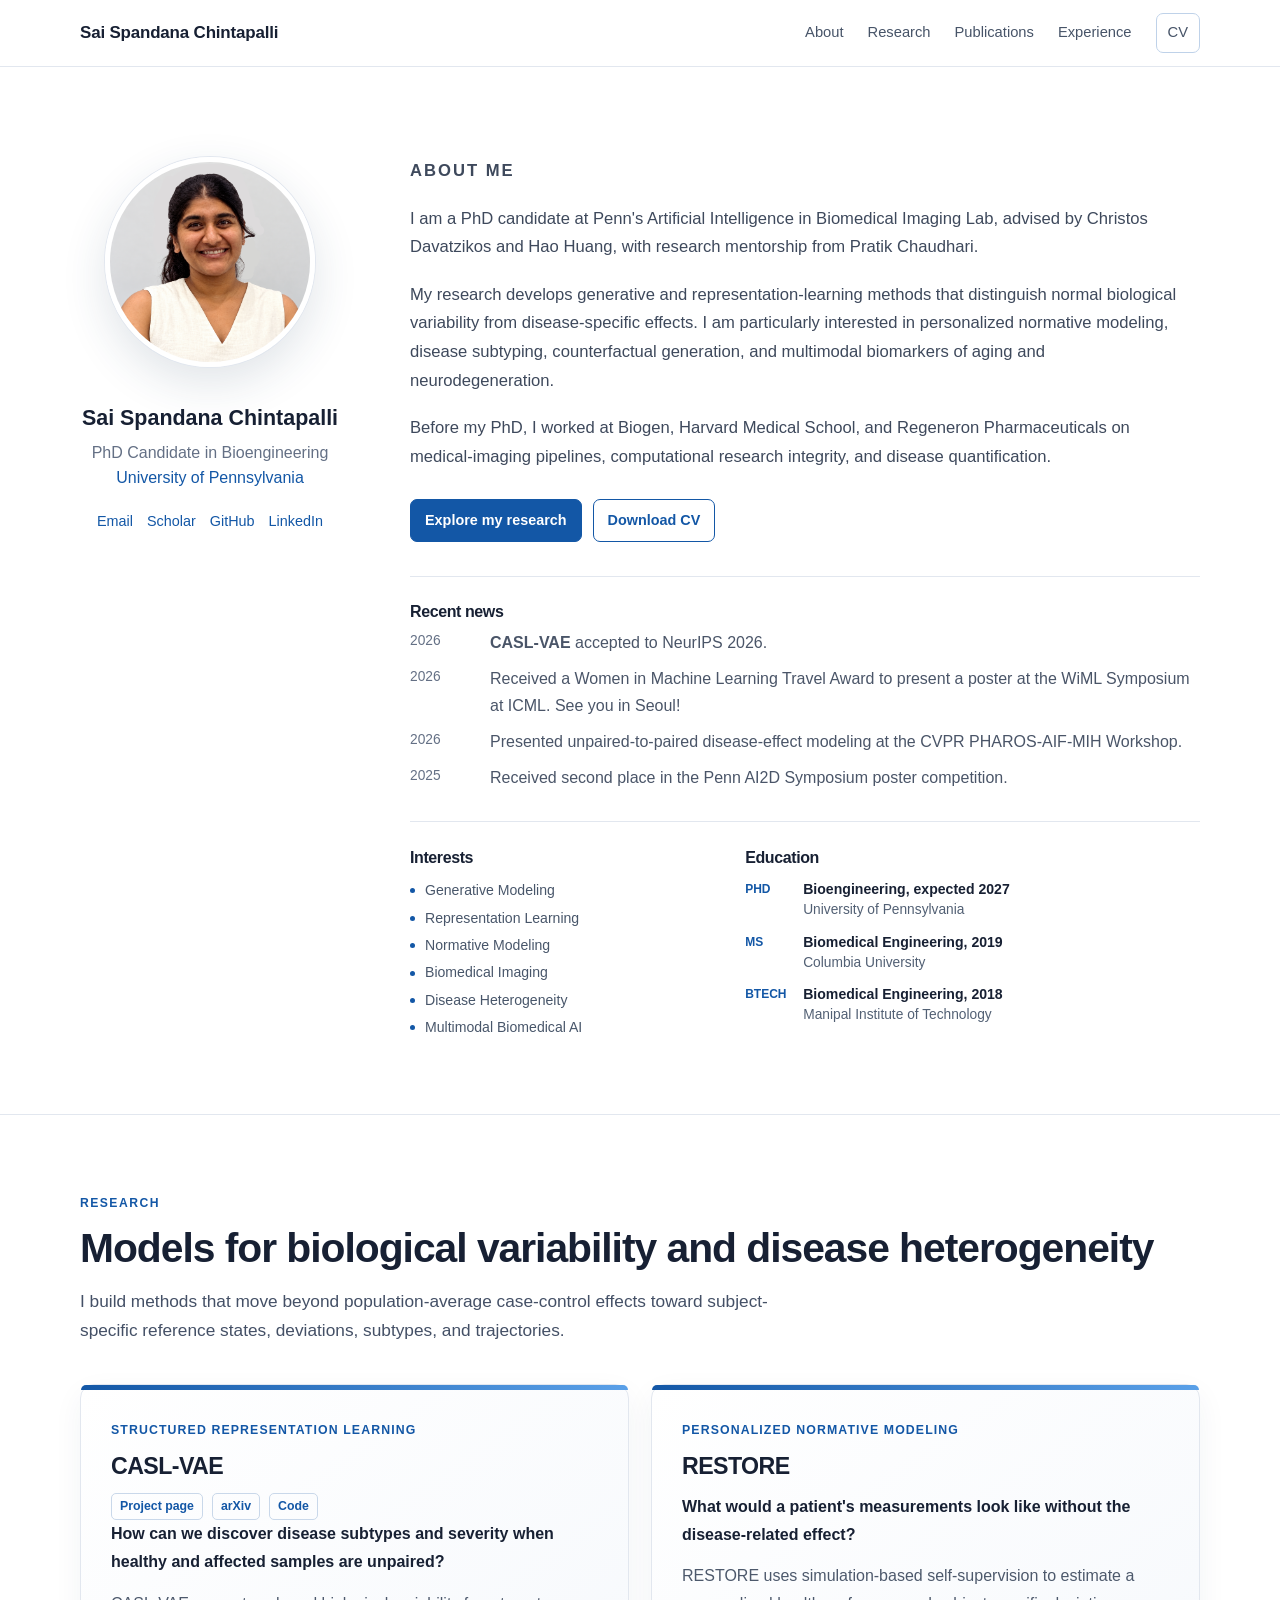
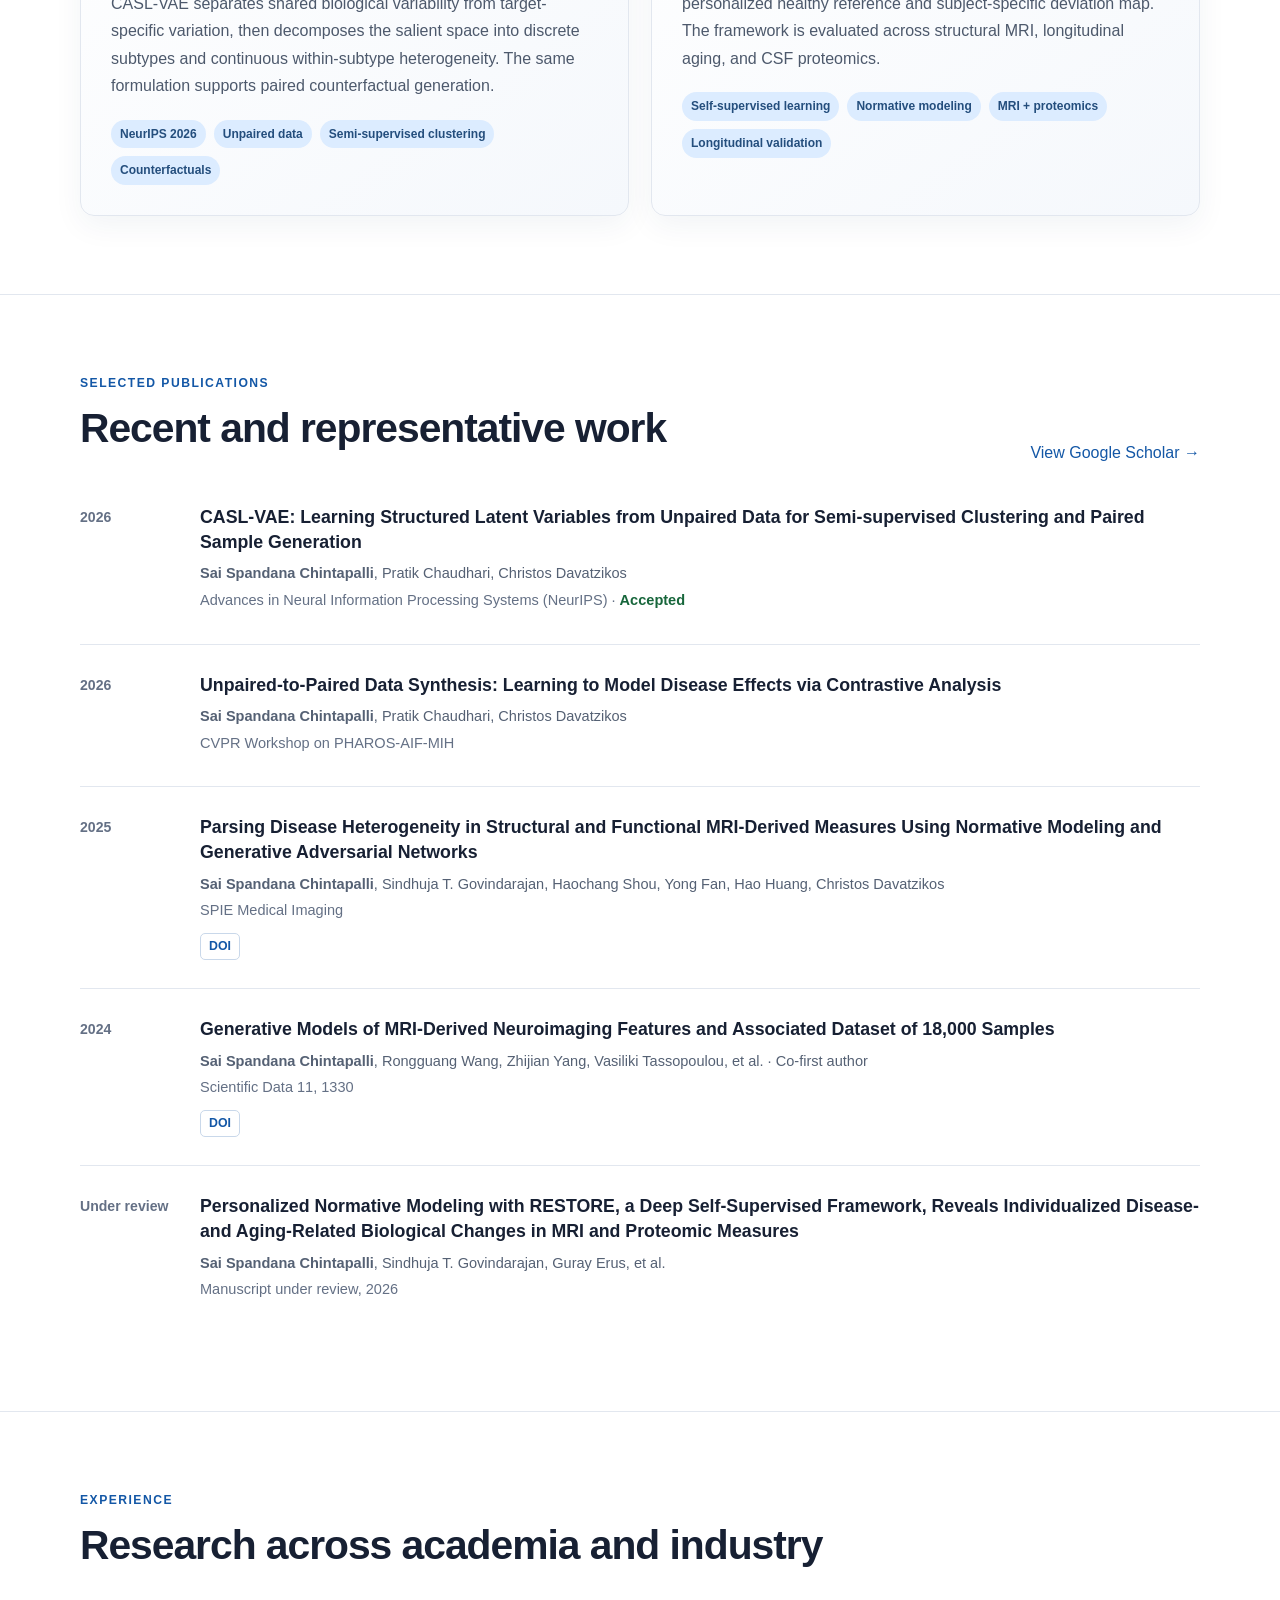
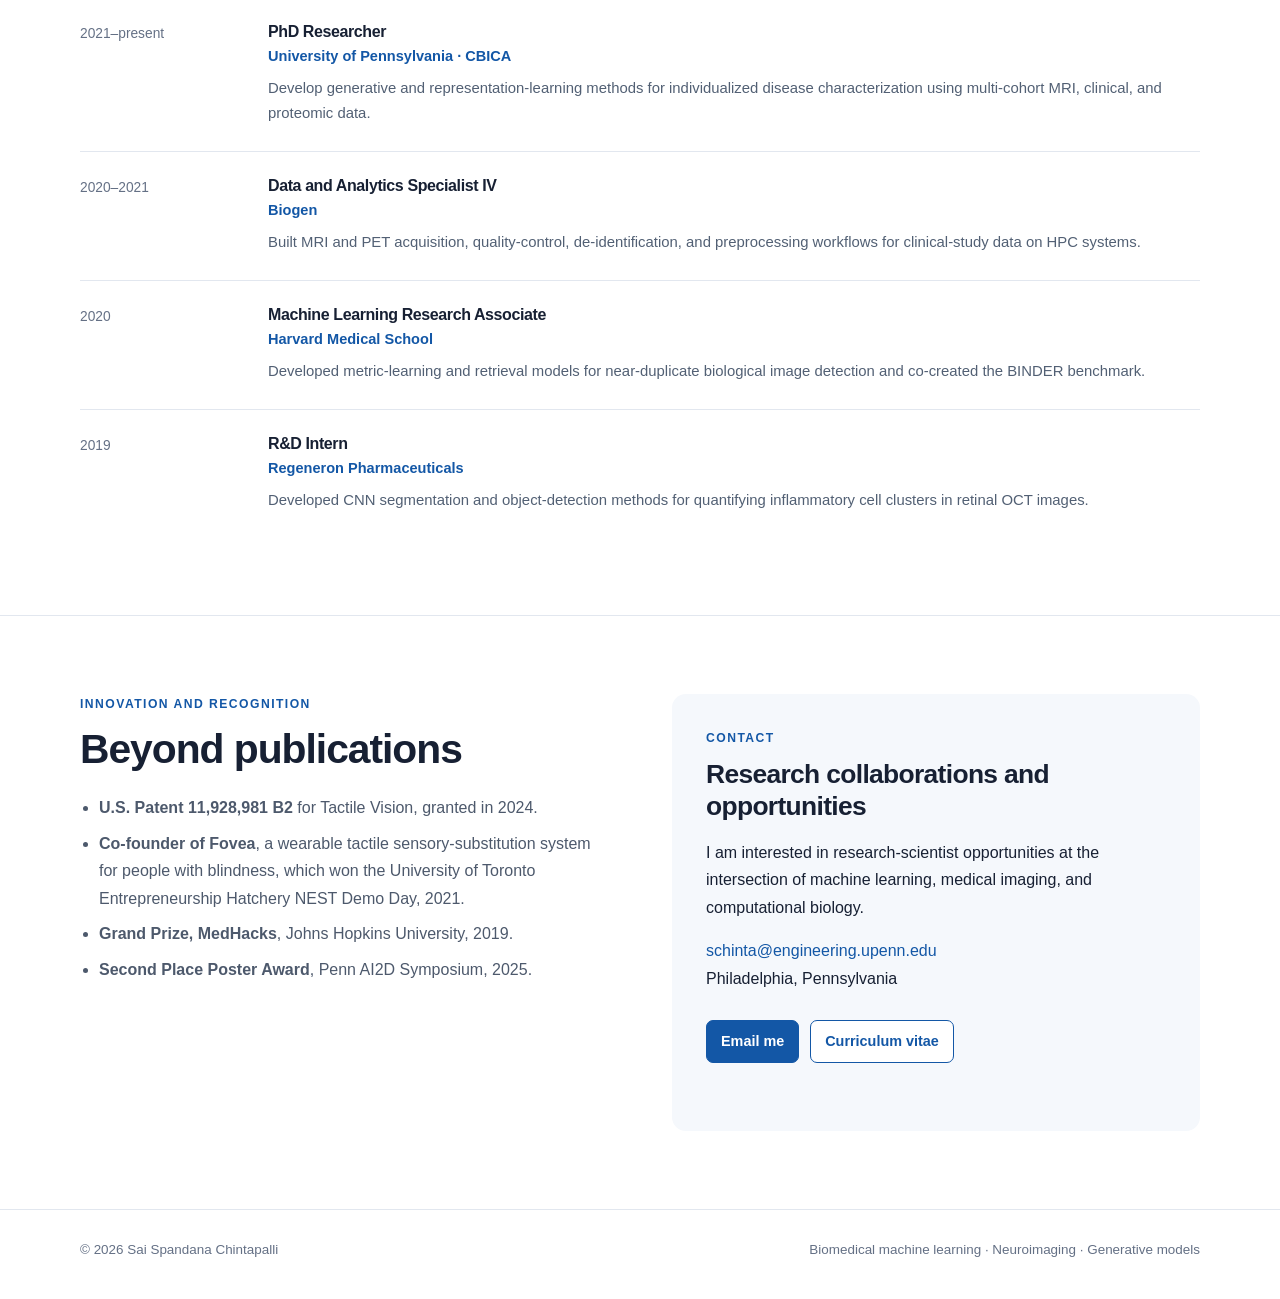
<file: index.html>
<!doctype html>
<html lang="en">
<head>
<meta charset="utf-8">
<meta name="viewport" content="width=device-width,initial-scale=1">
<meta name="description" content="Sai Spandana Chintapalli — biomedical machine learning researcher at the University of Pennsylvania.">
<title>Sai Spandana Chintapalli</title>
<style>
:root{--ink:#172033;--muted:#647085;--line:#e2e7ef;--soft:#f5f8fc;--blue:#1357a6;--dark:#0d3f7c;--accent:#dcecff;--max:1120px}
*{box-sizing:border-box}html{scroll-behavior:smooth;scroll-padding-top:82px}body{margin:0;color:var(--ink);background:#fff;font-family:Inter,ui-sans-serif,-apple-system,BlinkMacSystemFont,"Segoe UI",sans-serif;font-size:16px;line-height:1.72}a{color:var(--blue);text-decoration:none}a:hover{color:var(--dark);text-decoration:underline}.wrap{width:min(calc(100% - 40px),var(--max));margin:auto}
header{position:sticky;top:0;z-index:20;background:rgba(255,255,255,.94);backdrop-filter:blur(12px);border-bottom:1px solid var(--line)}.nav{min-height:66px;display:flex;align-items:center;justify-content:space-between;gap:24px}.brand{color:var(--ink);font-size:1.06rem;font-weight:750;letter-spacing:-.01em}.brand:hover{text-decoration:none}.nav-links{display:flex;align-items:center;gap:24px;font-size:.92rem}.nav-links a{color:#475468}.nav-links a:hover{color:var(--blue);text-decoration:none}.cv-link{border:1px solid #bfd2e9;border-radius:7px;padding:6px 11px}
main{overflow:hidden}section{padding:78px 0;border-bottom:1px solid var(--line)}.kicker{margin:0 0 10px;color:var(--blue);font-size:.76rem;font-weight:750;letter-spacing:.12em;text-transform:uppercase}h1,h2,h3{margin-top:0;line-height:1.2;letter-spacing:-.025em}h1{margin-bottom:14px;font-size:clamp(2.25rem,5vw,4rem)}h2{margin-bottom:14px;font-size:clamp(1.8rem,3.2vw,2.55rem)}h3{margin-bottom:8px;font-size:1.18rem}.lede{max-width:740px;margin:0;color:#445066;font-size:1.08rem}
.hero{padding:90px 0 76px}.hero-grid{display:grid;grid-template-columns:260px minmax(0,1fr);gap:70px;align-items:start}.profile{text-align:center}.portrait{width:210px;aspect-ratio:1;margin:0 auto 24px;border-radius:50%;object-fit:cover;object-position:center 35%;border:5px solid #fff;box-shadow:0 0 0 1px var(--line),0 16px 45px rgba(37,61,91,.14)}.profile-name{margin:0 0 5px;font-size:1.34rem;font-weight:750}.profile-role,.profile-affil{margin:0;color:var(--muted);line-height:1.55}.profile-affil{color:var(--blue)}.socials{display:flex;flex-wrap:wrap;justify-content:center;gap:8px 14px;margin-top:18px;font-size:.9rem}.hero-copy h1 span{color:var(--blue)}.hero-copy>p{margin:0 0 19px;max-width:770px;color:#3e495c;font-size:1.04rem}.actions{display:flex;flex-wrap:wrap;gap:11px;margin:28px 0 34px}.button{display:inline-flex;align-items:center;border:1px solid var(--blue);border-radius:7px;padding:8px 14px;font-size:.9rem;font-weight:650}.button:hover{text-decoration:none}.primary{color:#fff;background:var(--blue)}.primary:hover{color:#fff;background:var(--dark)}.secondary{color:var(--blue);background:#fff}
.news{border-top:1px solid var(--line);padding-top:25px}.news h3{font-size:1rem}.news-list{list-style:none;margin:0;padding:0}.news-list li{display:grid;grid-template-columns:66px 1fr;gap:14px;margin:8px 0;color:#4a5568}.news-date{color:var(--muted);font-size:.86rem}.quick-grid{display:grid;grid-template-columns:minmax(0,.9fr) minmax(0,1.35fr);gap:32px;margin-top:30px;padding-top:26px;border-top:1px solid var(--line)}.quick-grid h3{margin:0 0 13px;font-size:1rem}.interest-list,.education-list{list-style:none;margin:0;padding:0}.interest-list{display:flex;flex-direction:column;gap:7px}.interest-list li{position:relative;padding-left:15px;color:#48566a;font-size:.88rem;line-height:1.45}.interest-list li:before{content:"";position:absolute;left:0;top:.58em;width:5px;height:5px;border-radius:50%;background:var(--blue)}.education-list{display:flex;flex-direction:column;gap:13px}.education-list li{display:grid;grid-template-columns:48px minmax(0,1fr);gap:10px;color:#526074;font-size:.86rem;line-height:1.42}.education-list time{padding-top:1px;color:var(--blue);font-size:.75rem;font-weight:750;text-transform:uppercase}.education-list strong{display:block;color:var(--ink);font-size:.88rem}.intro{display:flex;justify-content:space-between;align-items:end;gap:32px;margin-bottom:38px}
.research-grid{display:grid;grid-template-columns:repeat(2,minmax(0,1fr));gap:22px}.research-card{position:relative;min-height:300px;padding:30px;border:1px solid var(--line);border-radius:14px;background:linear-gradient(145deg,#fff,var(--soft));box-shadow:0 10px 30px rgba(25,48,82,.055)}.research-card:before{content:"";position:absolute;top:0;left:0;right:0;height:5px;border-radius:14px 14px 0 0;background:linear-gradient(90deg,var(--blue),#5aa0e8)}.tag{color:var(--blue);font-size:.77rem;font-weight:750;letter-spacing:.09em;text-transform:uppercase}.research-card h3{margin:11px 0 12px;font-size:1.45rem}.research-card p{margin:0 0 14px;color:#4d596c}.research-card .question{color:var(--ink);font-weight:650}.meta{display:flex;flex-wrap:wrap;gap:8px;margin-top:20px}.pill{padding:4px 9px;border-radius:999px;background:var(--accent);color:#244e7d;font-size:.75rem;font-weight:650}
.pub{display:grid;grid-template-columns:92px minmax(0,1fr);gap:28px;padding:28px 0;border-top:1px solid var(--line)}.pub:first-child{border-top:0;padding-top:0}.pub-year{color:var(--muted);font-size:.88rem;font-weight:700}.pub-title{margin:0 0 7px;font-size:1.11rem;font-weight:750;line-height:1.43}.pub-authors,.pub-venue{margin:0 0 4px;color:#556174;font-size:.91rem;line-height:1.55}.pub-venue{color:var(--muted)}.pub-links{display:flex;gap:9px;margin-top:11px}.pub-links a{border:1px solid #c9d8ea;border-radius:5px;padding:2px 8px;font-size:.77rem;font-weight:650}.pub-links a:hover{background:var(--soft);text-decoration:none}.accepted{color:#17663b;font-weight:700}
.timeline-item{display:grid;grid-template-columns:160px minmax(0,1fr);gap:28px;padding:24px 0;border-top:1px solid var(--line)}.timeline-item:first-child{border-top:0;padding-top:0}.time{color:var(--muted);font-size:.86rem}.timeline-item h3{margin-bottom:3px;font-size:1rem}.org{margin:0 0 7px;color:var(--blue);font-size:.91rem;font-weight:650}.timeline-item p:last-child{margin:0;color:#526074;font-size:.93rem}.split{display:grid;grid-template-columns:1fr 1fr;gap:64px}.compact{margin:20px 0 0;padding-left:19px;color:#4d596c}.compact li{margin:8px 0}.contact{padding:34px;border-radius:14px;background:var(--soft)}.contact h2{font-size:1.65rem}footer{padding:28px 0 38px;color:var(--muted);font-size:.84rem}.footer{display:flex;justify-content:space-between;gap:20px}
@media(max-width:820px){.nav-links a:not(.cv-link){display:none}.hero-grid{grid-template-columns:1fr;gap:42px}.profile{text-align:left;display:grid;grid-template-columns:130px 1fr;column-gap:24px;align-items:center}.portrait{width:130px;grid-row:span 3;margin:0}.socials{justify-content:flex-start}.research-grid,.split{grid-template-columns:1fr}.intro{align-items:start;flex-direction:column}}
@media(max-width:620px){.quick-grid{grid-template-columns:1fr;gap:24px}.wrap{width:min(calc(100% - 28px),var(--max))}section{padding:58px 0}.hero{padding-top:55px}.profile{grid-template-columns:92px 1fr;column-gap:17px}.portrait{width:92px}.socials{grid-column:1/-1}.news-list li,.pub,.timeline-item{grid-template-columns:1fr;gap:5px}.research-card{padding:25px}.footer{flex-direction:column}}
</style>
</head>
<body>
<header><div class="wrap nav"><a class="brand" href="#top">Sai Spandana Chintapalli</a><nav class="nav-links" aria-label="Primary navigation"><a href="#about">About</a><a href="#research">Research</a><a href="#publications">Publications</a><a href="#experience">Experience</a><a class="cv-link" href="Sai_Spandana_Chintapalli_Academic_CV.pdf">CV</a></nav></div></header>
<main id="top">
<section class="hero" id="about"><div class="wrap hero-grid">
  <aside class="profile"><img class="portrait" src="photo.png" alt="Sai Spandana Chintapalli"><div><p class="profile-name">Sai Spandana Chintapalli</p><p class="profile-role">PhD Candidate in Bioengineering</p><p class="profile-affil">University of Pennsylvania</p><div class="socials"><a href="mailto:schinta@engineering.upenn.edu">Email</a><a href="https://scholar.google.com/citations?hl=en&amp;user=2uJEkY4AAAAJ" target="_blank" rel="noopener">Scholar</a><a href="https://github.com/SpandanaC-hub" target="_blank" rel="noopener">GitHub</a><a href="https://www.linkedin.com/in/sai-spandana-chintapalli-" target="_blank" rel="noopener">LinkedIn</a></div></div></aside>
  <div class="hero-copy"><p class="kicker">ABOUT ME</p>
  <p>I am a PhD candidate at Penn's Artificial Intelligence in Biomedical Imaging Lab, advised by Christos Davatzikos and Hao Huang, with research mentorship from Pratik Chaudhari.</p>
  <p>My research develops generative and representation-learning methods that distinguish normal biological variability from disease-specific effects. I am particularly interested in personalized normative modeling, disease subtyping, counterfactual generation, and multimodal biomarkers of aging and neurodegeneration.</p>
  <p>Before my PhD, I worked at Biogen, Harvard Medical School, and Regeneron Pharmaceuticals on medical-imaging pipelines, computational research integrity, and disease quantification.</p>
  <div class="actions"><a class="button primary" href="#research">Explore my research</a><a class="button secondary" href="Sai_Spandana_Chintapalli_Academic_CV.pdf">Download CV</a></div>
  <div class="news"><h3>Recent news</h3><ul class="news-list"><li><span class="news-date">2026</span><span><strong>CASL-VAE</strong> accepted to NeurIPS 2026.</span></li><li><span class="news-date">2026</span><span>Received a Women in Machine Learning Travel Award to present a poster at the WiML Symposium at ICML. See you in Seoul!</span></li><li><span class="news-date">2026</span><span>Presented unpaired-to-paired disease-effect modeling at the CVPR PHAROS-AIF-MIH Workshop.</span></li><li><span class="news-date">2025</span><span>Received second place in the Penn AI2D Symposium poster competition.</span></li></ul></div>
  <div class="quick-grid">
    <div><h3>Interests</h3><ul class="interest-list"><li>Generative Modeling</li><li>Representation Learning</li><li>Normative Modeling</li><li>Biomedical Imaging</li><li>Disease Heterogeneity</li><li>Multimodal Biomedical AI</li></ul></div>
    <div id="education"><h3>Education</h3><ul class="education-list"><li><time>PhD</time><span><strong>Bioengineering, expected 2027</strong>University of Pennsylvania</span></li><li><time>MS</time><span><strong>Biomedical Engineering, 2019</strong>Columbia University</span></li><li><time>BTech</time><span><strong>Biomedical Engineering, 2018</strong>Manipal Institute of Technology</span></li></ul></div>
  </div></div>
</div></section>

<section id="research"><div class="wrap"><div class="intro"><div><p class="kicker">Research</p><h2>Models for biological variability and disease heterogeneity</h2><p class="lede">I build methods that move beyond population-average case-control effects toward subject-specific reference states, deviations, subtypes, and trajectories.</p></div></div>
<div class="research-grid">
  <article class="research-card"><span class="tag">Structured representation learning</span><h3>CASL-VAE</h3><div class="pub-links">
      <a href="caslvae/">Project page</a>
      <a href="https://arxiv.org/abs/2607.08254" target="_blank" rel="noopener">arXiv</a>
      <a href="https://github.com/SpandanaC-hub/CASLVAE" target="_blank" rel="noopener">Code</a>
    </div><p class="question">How can we discover disease subtypes and severity when healthy and affected samples are unpaired?</p><p>CASL-VAE separates shared biological variability from target-specific variation, then decomposes the salient space into discrete subtypes and continuous within-subtype heterogeneity. The same formulation supports paired counterfactual generation.</p><div class="meta"><span class="pill">NeurIPS 2026</span><span class="pill">Unpaired data</span><span class="pill">Semi-supervised clustering</span><span class="pill">Counterfactuals</span></div>
  </article>
  <article class="research-card"><span class="tag">Personalized normative modeling</span><h3>RESTORE</h3><p class="question">What would a patient's measurements look like without the disease-related effect?</p><p>RESTORE uses simulation-based self-supervision to estimate a personalized healthy reference and subject-specific deviation map. The framework is evaluated across structural MRI, longitudinal aging, and CSF proteomics.</p><div class="meta"><span class="pill">Self-supervised learning</span><span class="pill">Normative modeling</span><span class="pill">MRI + proteomics</span><span class="pill">Longitudinal validation</span></div></article>
</div></div></section>

<section id="publications"><div class="wrap"><div class="intro"><div><p class="kicker">Selected publications</p><h2>Recent and representative work</h2></div><a href="https://scholar.google.com/citations?hl=en&amp;user=2uJEkY4AAAAJ" target="_blank" rel="noopener">View Google Scholar →</a></div>
<div class="pub-list">
  <article class="pub">
  <div class="pub-year">2026</div>
  <div>
    <p class="pub-title">CASL-VAE: Learning Structured Latent Variables from Unpaired Data for Semi-supervised Clustering and Paired Sample Generation</p>
    <p class="pub-authors"><strong>Sai Spandana Chintapalli</strong>, Pratik Chaudhari, Christos Davatzikos</p>
    <p class="pub-venue">Advances in Neural Information Processing Systems (NeurIPS) · <span class="accepted">Accepted</span></p>
</article>
  <article class="pub"><div class="pub-year">2026</div><div><p class="pub-title">Unpaired-to-Paired Data Synthesis: Learning to Model Disease Effects via Contrastive Analysis</p><p class="pub-authors"><strong>Sai Spandana Chintapalli</strong>, Pratik Chaudhari, Christos Davatzikos</p><p class="pub-venue">CVPR Workshop on PHAROS-AIF-MIH</p></div></article>
  <article class="pub"><div class="pub-year">2025</div><div><p class="pub-title">Parsing Disease Heterogeneity in Structural and Functional MRI-Derived Measures Using Normative Modeling and Generative Adversarial Networks</p><p class="pub-authors"><strong>Sai Spandana Chintapalli</strong>, Sindhuja T. Govindarajan, Haochang Shou, Yong Fan, Hao Huang, Christos Davatzikos</p><p class="pub-venue">SPIE Medical Imaging</p><div class="pub-links"><a href="https://doi.org/10.1117/12.3040541" target="_blank" rel="noopener">DOI</a></div></div></article>
  <article class="pub"><div class="pub-year">2024</div><div><p class="pub-title">Generative Models of MRI-Derived Neuroimaging Features and Associated Dataset of 18,000 Samples</p><p class="pub-authors"><strong>Sai Spandana Chintapalli</strong>, Rongguang Wang, Zhijian Yang, Vasiliki Tassopoulou, et al. · Co-first author</p><p class="pub-venue">Scientific Data 11, 1330</p><div class="pub-links"><a href="https://doi.org/10.1038/s41597-024-04157-4" target="_blank" rel="noopener">DOI</a></div></div></article>
  <article class="pub"><div class="pub-year">Under review</div><div><p class="pub-title">Personalized Normative Modeling with RESTORE, a Deep Self-Supervised Framework, Reveals Individualized Disease- and Aging-Related Biological Changes in MRI and Proteomic Measures</p><p class="pub-authors"><strong>Sai Spandana Chintapalli</strong>, Sindhuja T. Govindarajan, Guray Erus, et al.</p><p class="pub-venue">Manuscript under review, 2026</p></div></article>
</div></div></section>

<section id="experience"><div class="wrap"><div class="intro"><div><p class="kicker">Experience</p><h2>Research across academia and industry</h2></div></div><div class="timeline">
  <article class="timeline-item"><div class="time">2021–present</div><div><h3>PhD Researcher</h3><p class="org">University of Pennsylvania · CBICA</p><p>Develop generative and representation-learning methods for individualized disease characterization using multi-cohort MRI, clinical, and proteomic data.</p></div></article>
  <article class="timeline-item"><div class="time">2020–2021</div><div><h3>Data and Analytics Specialist IV</h3><p class="org">Biogen</p><p>Built MRI and PET acquisition, quality-control, de-identification, and preprocessing workflows for clinical-study data on HPC systems.</p></div></article>
  <article class="timeline-item"><div class="time">2020</div><div><h3>Machine Learning Research Associate</h3><p class="org">Harvard Medical School</p><p>Developed metric-learning and retrieval models for near-duplicate biological image detection and co-created the BINDER benchmark.</p></div></article>
  <article class="timeline-item"><div class="time">2019</div><div><h3>R&amp;D Intern</h3><p class="org">Regeneron Pharmaceuticals</p><p>Developed CNN segmentation and object-detection methods for quantifying inflammatory cell clusters in retinal OCT images.</p></div></article>
</div></div></section>

<section><div class="wrap split"><div><p class="kicker">Innovation and recognition</p><h2>Beyond publications</h2><ul class="compact"><li><strong>U.S. Patent 11,928,981 B2</strong> for Tactile Vision, granted in 2024.</li><li><strong>Co-founder of Fovea</strong>, a wearable tactile sensory-substitution system for people with blindness, which won the University of Toronto Entrepreneurship Hatchery NEST Demo Day, 2021.</li><li><strong>Grand Prize, MedHacks</strong>, Johns Hopkins University, 2019.</li><li><strong>Second Place Poster Award</strong>, Penn AI2D Symposium, 2025.</li></ul></div>
<div class="contact" id="contact"><p class="kicker">Contact</p><h2>Research collaborations and opportunities</h2><p>I am interested in research-scientist opportunities at the intersection of machine learning, medical imaging, and computational biology.</p><p><a href="mailto:schinta@engineering.upenn.edu">schinta@engineering.upenn.edu</a><br>Philadelphia, Pennsylvania</p><div class="actions"><a class="button primary" href="mailto:schinta@engineering.upenn.edu">Email me</a><a class="button secondary" href="Sai_Spandana_Chintapalli_Academic_CV.pdf">Curriculum vitae</a></div></div></div></section>
</main>
<footer><div class="wrap footer"><span>© 2026 Sai Spandana Chintapalli</span><span>Biomedical machine learning · Neuroimaging · Generative models</span></div></footer>
</body>
</html>
</file>
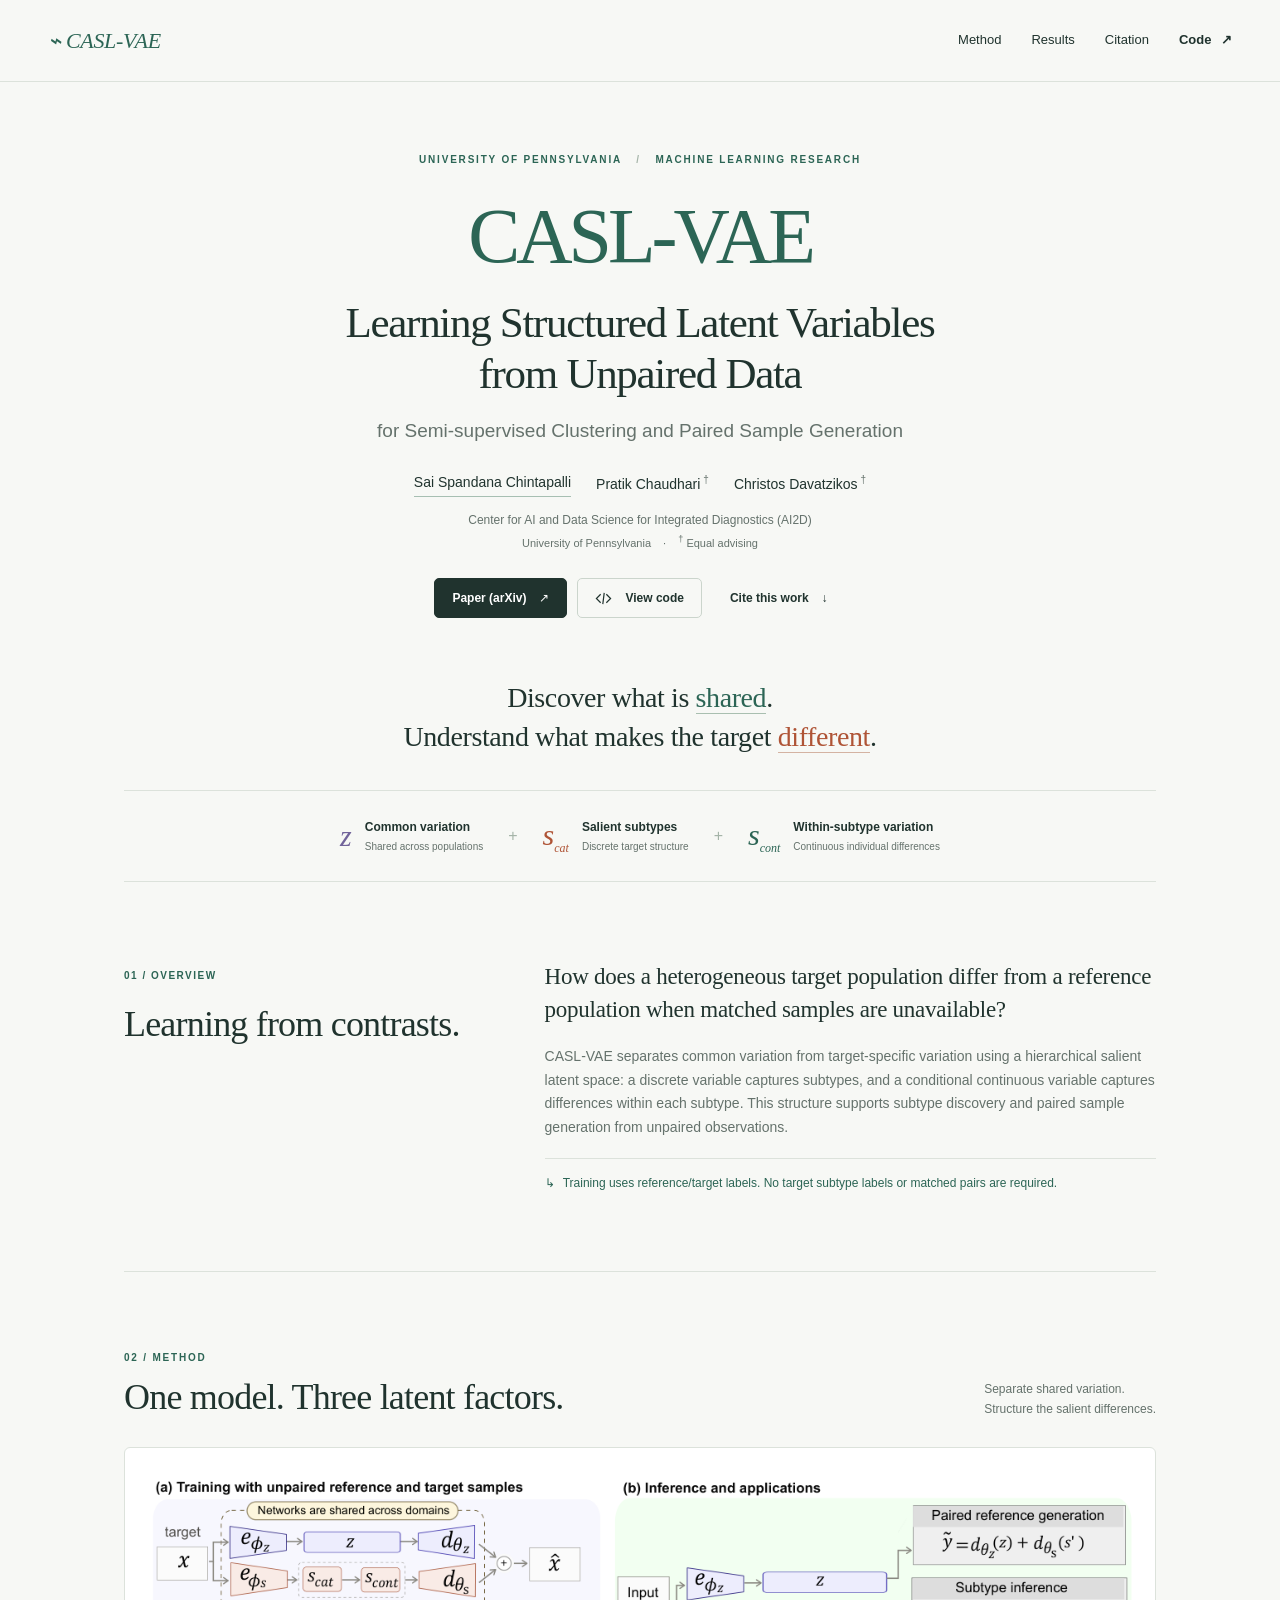
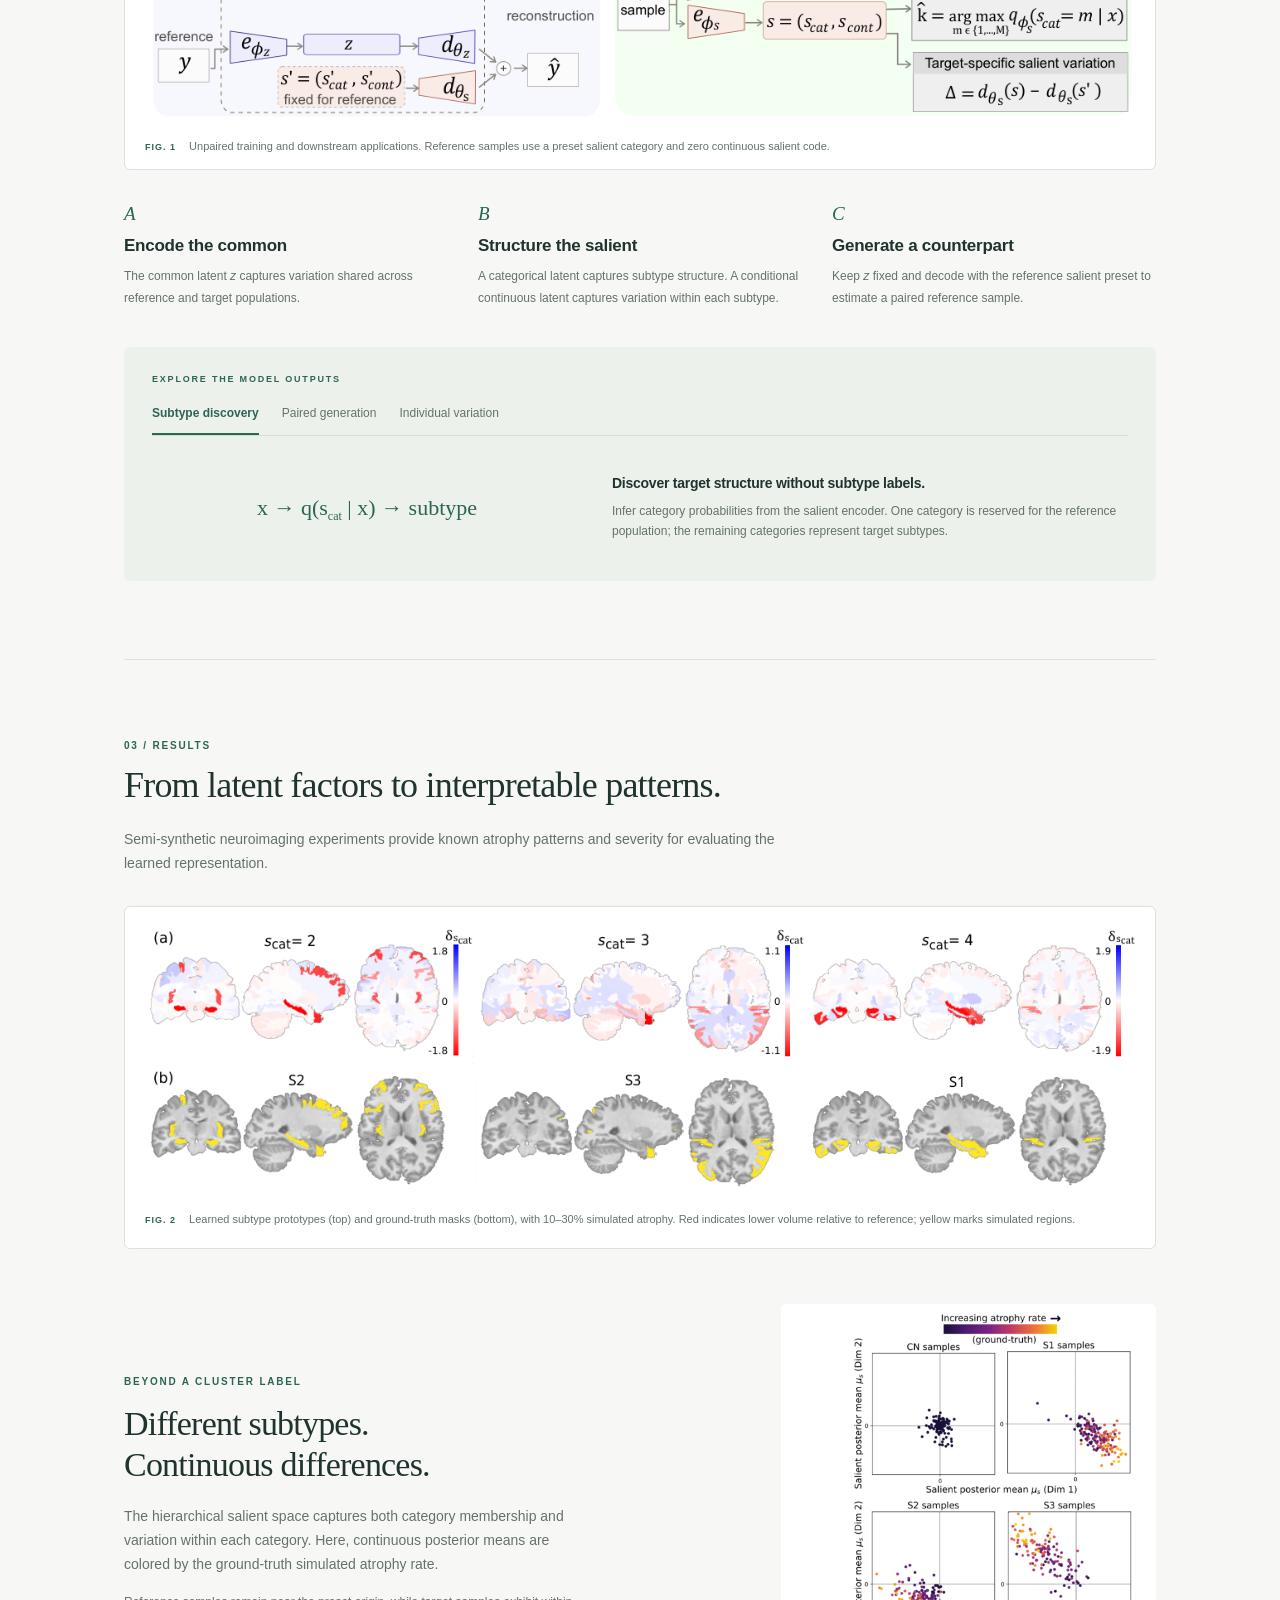
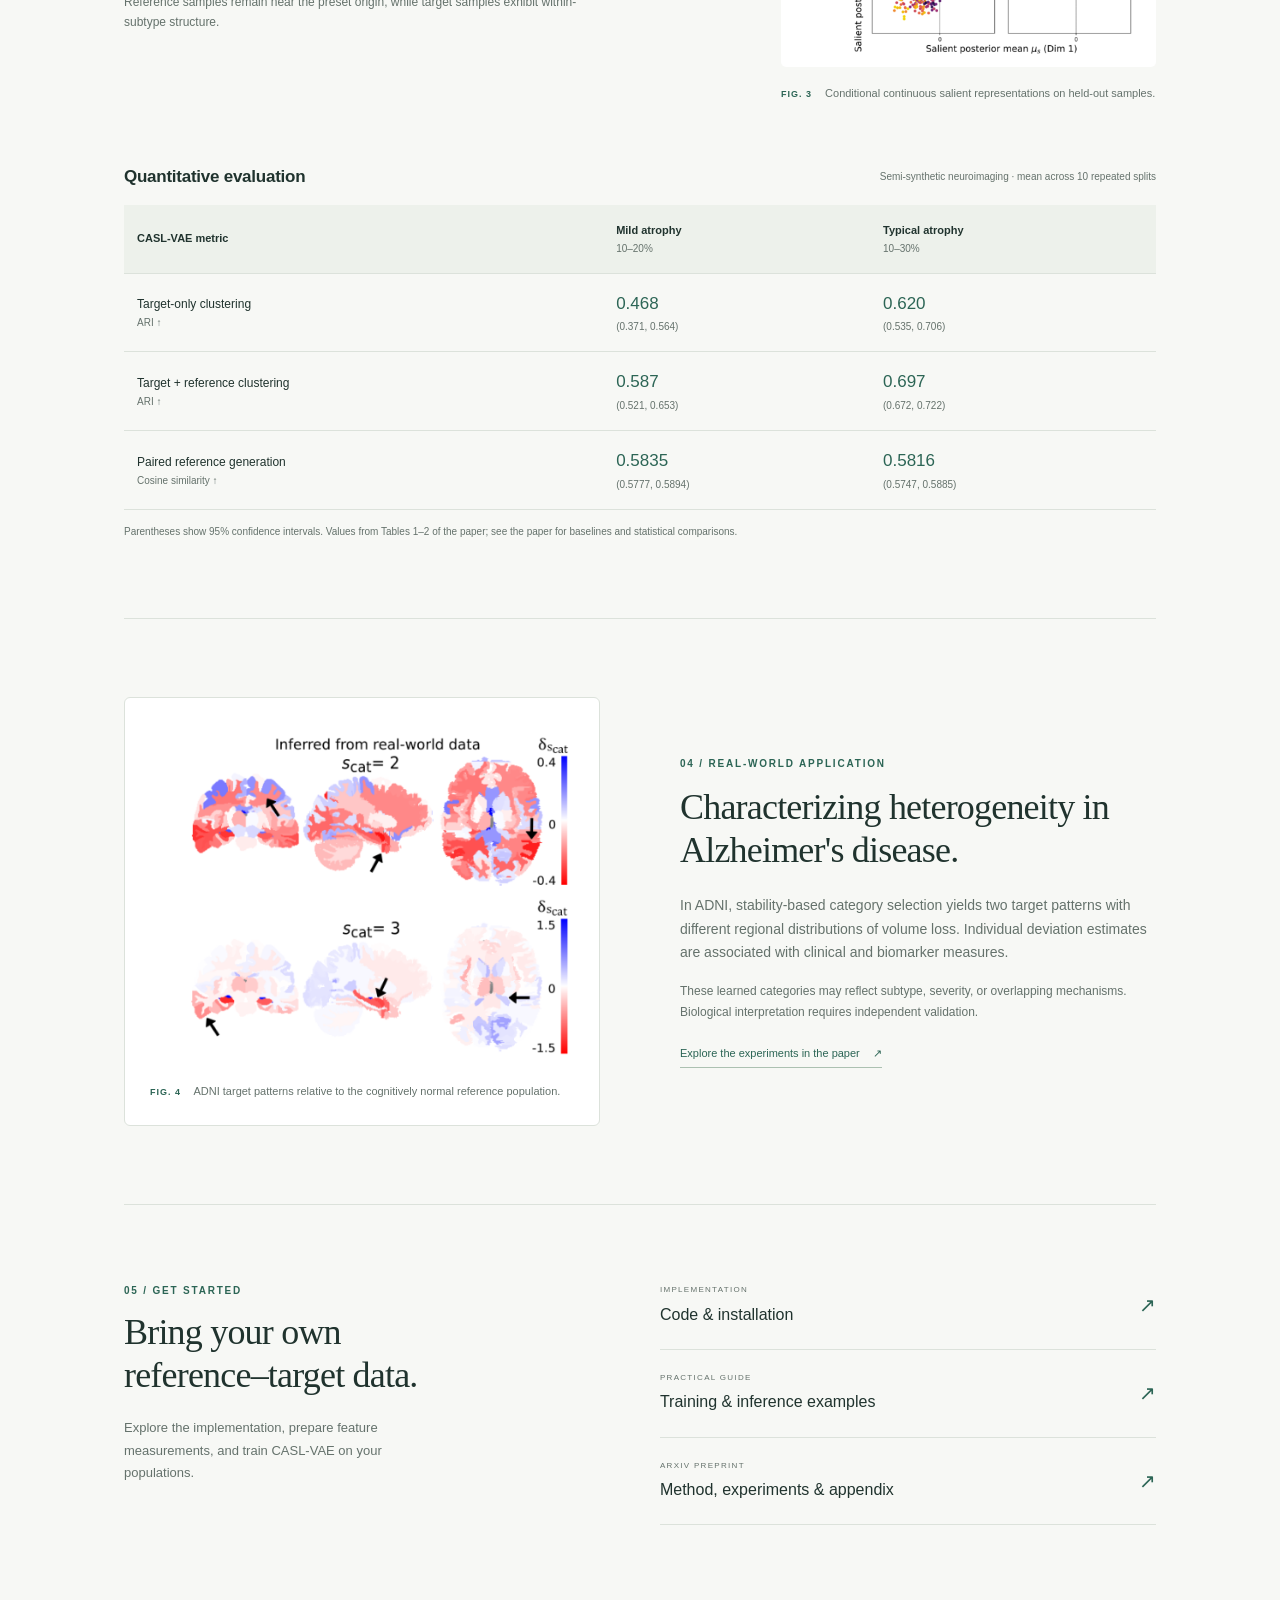
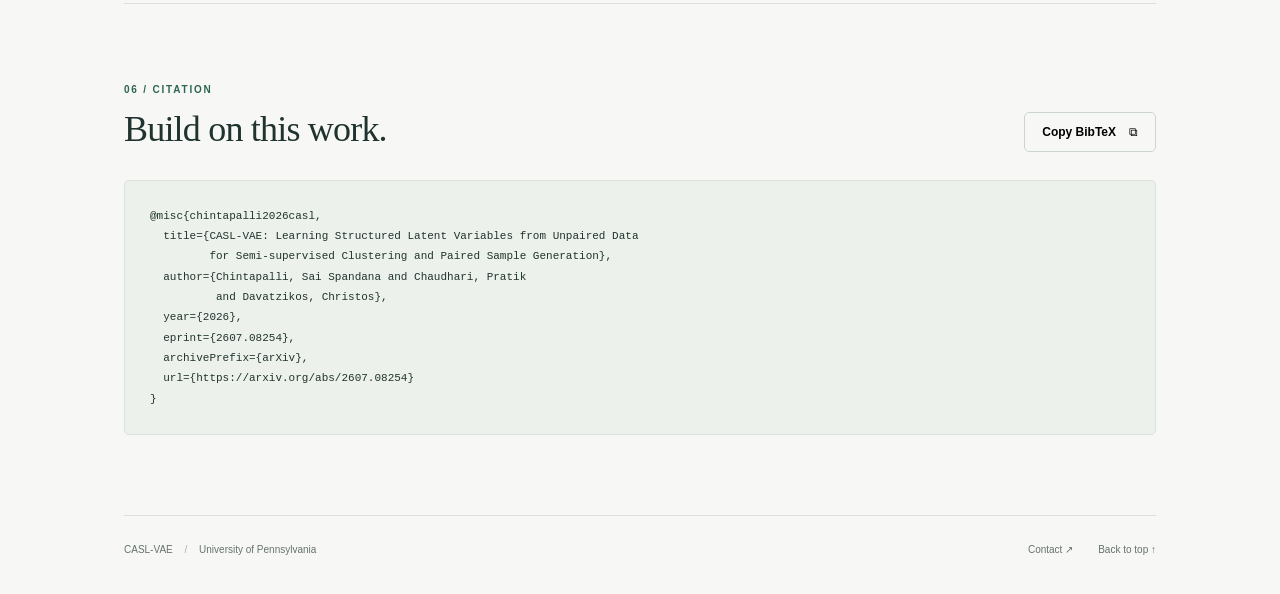
<file: caslvae/index.html>
<!doctype html>
<html lang="en">
<head>
  <meta charset="utf-8">  
  <meta name="viewport" content="width=device-width, initial-scale=1">
  <meta name="theme-color" content="#f7f8f5">
  <meta name="description" content="CASL-VAE learns common and hierarchical salient factors from unpaired reference–target data for subtype discovery and paired sample generation.">
  <title>CASL-VAE · Structured Latents from Unpaired Data</title>
  <link rel="stylesheet" href="style.css">
  <link rel="icon" href="assets/favicon.svg" type="image/svg+xml">
  <script src="script.js" defer></script>
</head>
<body>
  <a class="skip" href="#overview">Skip to research</a>
  <header class="site-header">
    <a class="wordmark" href="#top" aria-label="CASL-VAE home"><span class="mark" aria-hidden="true">⌁ CASL-VAE</a>
    <nav aria-label="Main navigation"><a href="#method">Method</a><a href="#results">Results</a><a href="#citation">Citation</a><a class="nav-code" href="https://github.com/SpandanaC-hub/CASLVAE">Code <span aria-hidden="true">↗</span></a></nav>
  </header>
  <main id="top">
    <section class="hero" aria-labelledby="paper-title">
      <p class="eyebrow">UNIVERSITY OF PENNSYLVANIA <span> / </span> MACHINE LEARNING RESEARCH</p>
      <h1 id="paper-title"><span class="title-name">CASL-VAE</span>Learning Structured Latent Variables<br class="wide-break"> from Unpaired Data</h1>
      <p class="subtitle">for Semi-supervised Clustering and Paired Sample Generation</p>
      <p class="authors"><a href="https://spandanachintapalli.github.io/">Sai Spandana Chintapalli</a><span>Pratik Chaudhari<sup>†</sup></span><span>Christos Davatzikos<sup>†</sup></span></p>
      <p class="affiliation">Center for AI and Data Science for Integrated Diagnostics (AI2D)</p>
      <p class="advising">University of Pennsylvania <span>·</span> <sup>†</sup> Equal advising</p>
      <div class="hero-actions"><a class="button primary" href="https://arxiv.org/pdf/2607.08254">Paper (arXiv) <span aria-hidden="true">↗</span></a><a class="button" href="https://github.com/SpandanaC-hub/CASLVAE"><svg viewBox="0 0 24 24" aria-hidden="true"><path d="m8 6-6 6 6 6m8-12 6 6-6 6m-3-14-2 16"/></svg> View code</a><a class="button citation-link" href="#citation">Cite this work <span aria-hidden="true">↓</span></a></div>
      <p class="hero-takeaway">Discover what is <em>shared</em>.<br>Understand what makes the target <em>different</em>.</p>
      <div class="latent-strip" aria-label="Three complementary latent factors"><div><span class="latent-symbol common">z</span><span>Common variation<small>Shared across populations</small></span></div><span class="strip-plus" aria-hidden="true">+</span><div><span class="latent-symbol category">s<sub>cat</sub></span><span>Salient subtypes<small>Discrete target structure</small></span></div><span class="strip-plus" aria-hidden="true">+</span><div><span class="latent-symbol continuous">s<sub>cont</sub></span><span>Within-subtype variation<small>Continuous individual differences</small></span></div></div>
    </section>

    <section id="overview" class="abstract section">
      <div class="section-label"><span>01 / OVERVIEW</span><h2>Learning from contrasts.</h2></div>
      <div class="abstract-copy"><p class="lead">How does a heterogeneous target population differ from a reference population when matched samples are unavailable?</p><p>CASL-VAE separates common variation from target-specific variation using a hierarchical salient latent space: a discrete variable captures subtypes, and a conditional continuous variable captures differences within each subtype. This structure supports subtype discovery and paired sample generation from unpaired observations.</p><p class="annotation"><span aria-hidden="true">↳</span> Training uses reference/target labels. No target subtype labels or matched pairs are required.</p></div>
    </section>

    <section id="method" class="section method">
      <div class="section-heading"><div><p class="eyebrow">02 / METHOD</p><h2>One model. Three latent factors.</h2></div><p>Separate shared variation.<br>Structure the salient differences.</p></div>
      <figure class="architecture"><img src="assets/caslvae-overview.png" width="1194" height="300" alt="CASL-VAE architecture: shared common and salient encoders and additive decoders trained on unpaired target and reference samples. Inference supports paired reference generation, subtype inference, and salient variation."><figcaption><span>FIG. 1</span> Unpaired training and downstream applications. Reference samples use a preset salient category and zero continuous salient code.</figcaption></figure>
      <div class="method-details"><div><span class="mini-number">A</span><h3>Encode the common</h3><p>The common latent <i>z</i> captures variation shared across reference and target populations.</p></div><div><span class="mini-number">B</span><h3>Structure the salient</h3><p>A categorical latent captures subtype structure. A conditional continuous latent captures variation within each subtype.</p></div><div><span class="mini-number">C</span><h3>Generate a counterpart</h3><p>Keep <i>z</i> fixed and decode with the reference salient preset to estimate a paired reference sample.</p></div></div>
      <div class="applications"><p class="eyebrow">EXPLORE THE MODEL OUTPUTS</p><div class="tabs" role="tablist" aria-label="Model applications"><button id="tab-subtype" role="tab" aria-selected="true" aria-controls="application-panel" data-mode="subtype">Subtype discovery</button><button id="tab-paired" role="tab" aria-selected="false" aria-controls="application-panel" tabindex="-1" data-mode="paired">Paired generation</button><button id="tab-deviation" role="tab" aria-selected="false" aria-controls="application-panel" tabindex="-1" data-mode="deviation">Individual variation</button></div><div id="application-panel" role="tabpanel" aria-labelledby="tab-subtype" tabindex="0"><div class="application-formula" id="application-formula">x → q(s<sub>cat</sub> | x) → subtype</div><div><h3 id="application-title">Discover target structure without subtype labels.</h3><p id="application-copy">Infer category probabilities from the salient encoder. One category is reserved for the reference population; the remaining categories represent target subtypes.</p></div></div></div>
    </section>

    <section id="results" class="section results">
      <div class="section-heading"><div><p class="eyebrow">03 / RESULTS</p><h2>From latent factors to interpretable patterns.</h2></div></div>
      <p class="section-intro">Semi-synthetic neuroimaging experiments provide known atrophy patterns and severity for evaluating the learned representation.</p>
      <figure class="wide-figure"><img loading="lazy" src="assets/semi-synthetic-subtypes.png" width="1194" height="321" alt="Three learned subtype patterns in red and blue, above their corresponding ground-truth yellow brain-region masks."><figcaption><span>FIG. 2</span> Learned subtype prototypes (top) and ground-truth masks (bottom), with 10–30% simulated atrophy. Red indicates lower volume relative to reference; yellow marks simulated regions.</figcaption></figure>
      <div class="result-split"><div class="result-text"><p class="eyebrow">BEYOND A CLUSTER LABEL</p><h3>Different subtypes.<br>Continuous differences.</h3><p>The hierarchical salient space captures both category membership and variation within each category. Here, continuous posterior means are colored by the ground-truth simulated atrophy rate.</p><p class="quiet">Reference samples remain near the preset origin, while target samples exhibit within-subtype structure.</p></div><figure class="latent-figure"><img loading="lazy" src="assets/within-subtype-variation.png" width="549" height="531" alt="Four panels of continuous salient posterior means for reference and three target subtypes, colored by simulated atrophy rate."><figcaption><span>FIG. 3</span> Conditional continuous salient representations on held-out samples.</figcaption></figure></div>
      <div class="metrics-heading"><h3>Quantitative evaluation</h3><p>Semi-synthetic neuroimaging · mean across 10 repeated splits</p></div>
      <div class="table-scroll"><table><caption class="sr-only">CASL-VAE performance in the paper's semi-synthetic neuroimaging experiments</caption><thead><tr><th scope="col">CASL-VAE metric</th><th scope="col">Mild atrophy <small>10–20%</small></th><th scope="col">Typical atrophy <small>10–30%</small></th></tr></thead><tbody><tr><th scope="row">Target-only clustering <span>ARI ↑</span></th><td>0.468 <small>(0.371, 0.564)</small></td><td>0.620 <small>(0.535, 0.706)</small></td></tr><tr><th scope="row">Target + reference clustering <span>ARI ↑</span></th><td>0.587 <small>(0.521, 0.653)</small></td><td>0.697 <small>(0.672, 0.722)</small></td></tr><tr><th scope="row">Paired reference generation <span>Cosine similarity ↑</span></th><td>0.5835 <small>(0.5777, 0.5894)</small></td><td>0.5816 <small>(0.5747, 0.5885)</small></td></tr></tbody></table></div>
      <p class="table-note">Parentheses show 95% confidence intervals. Values from Tables 1–2 of the paper; see the paper for baselines and statistical comparisons.</p>
    </section>

    <section class="clinical section"><div class="clinical-visual"><figure><img loading="lazy" src="assets/adni-subtypes.png" width="495" height="399" alt="Two prototypical target patterns learned in ADNI MCI and AD participants relative to cognitively normal participants."><figcaption><span>FIG. 4</span> ADNI target patterns relative to the cognitively normal reference population.</figcaption></figure></div><div class="clinical-copy"><p class="eyebrow">04 / REAL-WORLD APPLICATION</p><h2>Characterizing heterogeneity in Alzheimer's disease.</h2><p>In ADNI, stability-based category selection yields two target patterns with different regional distributions of volume loss. Individual deviation estimates are associated with clinical and biomarker measures.</p><p class="quiet">These learned categories may reflect subtype, severity, or overlapping mechanisms. Biological interpretation requires independent validation.</p><a class="text-link" href="https://arxiv.org/pdf/2607.08254">Explore the experiments in the paper <span aria-hidden="true">↗</span></a></div></section>

    <section id="resources" class="resources section"><div><p class="eyebrow">05 / GET STARTED</p><h2>Bring your own<br>reference–target data.</h2><p>Explore the implementation, prepare feature measurements, and train CASL-VAE on your populations.</p></div><div class="resource-links"><a href="https://github.com/SpandanaC-hub/CASLVAE"><span><small>IMPLEMENTATION</small>Code & installation</span><span aria-hidden="true">↗</span></a><a href="https://github.com/SpandanaC-hub/CASLVAE/blob/main/docs/usage.md"><span><small>PRACTICAL GUIDE</small>Training & inference examples</span><span aria-hidden="true">↗</span></a><a href="https://arxiv.org/pdf/2607.08254"><span><small>ARXIV PREPRINT</small>Method, experiments & appendix</span><span aria-hidden="true">↗</span></a></div></section>

    <section id="citation" class="section citation"><div class="section-heading"><div><p class="eyebrow">06 / CITATION</p><h2>Build on this work.</h2></div><button type="button" class="button" id="copy-citation">Copy BibTeX <span aria-hidden="true">⧉</span></button></div><pre><code id="bibtex">@misc{chintapalli2026casl,
  title={CASL-VAE: Learning Structured Latent Variables from Unpaired Data
         for Semi-supervised Clustering and Paired Sample Generation},
  author={Chintapalli, Sai Spandana and Chaudhari, Pratik
          and Davatzikos, Christos},
  year={2026},
  eprint={2607.08254},
  archivePrefix={arXiv},
  url={https://arxiv.org/abs/2607.08254}
}</code></pre><p id="copy-status" class="copy-status" role="status" aria-live="polite"></p></section>
  </main>
  <footer><span>CASL-VAE <span class="footer-dot">/</span> University of Pennsylvania</span><a href="mailto:schinta@engineering.upenn.edu">Contact <span aria-hidden="true">↗</span></a><a href="#top">Back to top ↑</a></footer>
</body>
</html>
</file>
<file: caslvae/style.css>
@charset "UTF-8";
:root{--bg:#f7f8f5;--ink:#20332e;--muted:#65726c;--line:#dce2db;--teal:#2c6555;--rust:#af5436;--purple:#71639a;--white:#fff;--sans:Inter,"Segoe UI",Arial,sans-serif;--serif:Georgia,"Times New Roman",serif}
*{box-sizing:border-box}html{scroll-behavior:smooth;scroll-padding-top:85px}body{margin:0;background:var(--bg);color:var(--ink);font-family:var(--sans);font-size:16px;line-height:1.7;-webkit-font-smoothing:antialiased}a{color:inherit;text-decoration:none}a:hover{color:var(--teal)}button{font:inherit;cursor:pointer}button,a{-webkit-tap-highlight-color:transparent}a:focus-visible,button:focus-visible,[tabindex]:focus-visible{outline:3px solid var(--rust);outline-offset:5px}img{display:block;max-width:100%;height:auto}figure,p,h1,h2,h3{margin:0}main{max-width:1120px;margin:auto;padding:0 44px}.site-header{height:82px;max-width:1280px;margin:auto;padding:0 48px;display:flex;justify-content:space-between;align-items:center;border-bottom:1px solid var(--line)}.wordmark{display:flex;align-items:center;gap:10px;font-size:15px;font-weight:650;letter-spacing:-.3px}.mark{font:italic 22px var(--serif);color:var(--teal)}.mark span{color:var(--rust);padding:0 1px}.site-header nav{display:flex;gap:30px;align-items:center;font-size:13px}.nav-code{font-weight:600}.nav-code span{margin-left:6px}.hero{text-align:center;padding:70px 0 0}.eyebrow{font-size:10px;font-weight:650;letter-spacing:1.8px;line-height:1.6;color:var(--teal)}.eyebrow span{color:#a5b4a8;padding:0 10px}h1{font-family:var(--serif);font-weight:400;letter-spacing:-1.3px;line-height:1.2;font-size:43px}.title-name{display:block;font-size:78px;letter-spacing:-4px;color:var(--teal);margin:21px 0 14px}.subtitle{font-size:19px;margin:15px auto 24px;color:var(--muted);font-weight:350}.authors{display:flex;justify-content:center;gap:25px;flex-wrap:wrap;font-size:14px}.authors a{border-bottom:1px solid #a7bfb2}.authors sup{color:var(--muted);padding-left:3px;font-size:10px}.affiliation{margin-top:13px;font-size:12px;color:var(--muted)}.advising{font-size:11px;color:var(--muted);margin-top:2px}.advising span{padding:0 9px}.hero-actions{display:flex;justify-content:center;gap:10px;margin-top:26px}.button{display:inline-flex;align-items:center;justify-content:center;gap:13px;background:transparent;border:1px solid #cbd5cc;border-radius:5px;padding:10px 17px;font-size:12px;font-weight:550;line-height:1.5;transition:background .15s,transform .15s}.button:hover{background:#eaf0e9;transform:translateY(-1px)}.button.primary{background:var(--ink);color:white;border-color:var(--ink)}.button.primary:hover{background:var(--teal)}.button svg{width:17px;height:17px;fill:none;stroke:currentColor;stroke-width:1.7}.citation-link{border-color:transparent}.hero-takeaway{font:28px/1.4 var(--serif);margin-top:60px;letter-spacing:-.4px}.hero-takeaway em{font-style:normal;color:var(--teal);border-bottom:1px solid #a9bfb0}.hero-takeaway em:last-child{color:var(--rust);border-color:#d4b3a2}.latent-strip{margin-top:33px;display:flex;justify-content:center;gap:25px;padding:26px 10px;border-top:1px solid var(--line);border-bottom:1px solid var(--line)}.latent-strip>div{display:flex;align-items:center;text-align:left;gap:13px;font-size:12px;font-weight:550}.latent-strip small{display:block;color:var(--muted);font-size:10px;font-weight:400}.latent-symbol{font:italic 30px var(--serif);line-height:1.2}.latent-symbol sub{font-size:12px}.common{color:var(--purple)}.category{color:var(--rust)}.continuous{color:var(--teal)}.strip-plus{color:#a5b4a8;align-self:center;font-weight:300}.section{padding:78px 0;border-bottom:1px solid var(--line)}.abstract{display:grid;grid-template-columns:1fr 1.65fr;gap:50px}.section-label>span{font-size:10px;letter-spacing:1.5px;color:var(--teal);font-weight:650}h2{font:36px/1.2 var(--serif);letter-spacing:-.8px}.section-label h2{margin-top:16px}.abstract-copy>p{margin-bottom:18px;font-size:14px;color:var(--muted)}.abstract-copy .lead{font:23px/1.45 var(--serif);color:var(--ink);letter-spacing:-.25px}.abstract-copy .annotation{font-size:12px;margin-bottom:0;color:var(--teal);padding:14px 0 0;border-top:1px solid var(--line)}.annotation span{margin-right:5px}.section-heading{display:flex;align-items:flex-end;justify-content:space-between;gap:30px;margin-bottom:28px}.section-heading h2{margin-top:10px}.section-heading>p{font-size:12px;color:var(--muted)}.architecture{background:white;border:1px solid var(--line);padding:23px 20px 14px;border-radius:6px}.architecture img{width:100%}figcaption{font-size:11px;color:var(--muted);line-height:1.65;margin-top:17px}figcaption>span{font-size:9px;font-weight:700;letter-spacing:1px;color:var(--teal);margin-right:10px}.method-details{display:grid;grid-template-columns:repeat(3,1fr);gap:30px;padding:33px 0 38px}.mini-number{display:block;color:var(--teal);font:italic 19px var(--serif);margin-bottom:9px}h3{font-weight:550;font-size:17px;line-height:1.4;letter-spacing:-.25px}.method-details p{font-size:12px;line-height:1.8;color:var(--muted);margin-top:8px}.applications{background:#edf1eb;border-radius:6px;padding:25px 28px}.applications>.eyebrow{font-size:9px}.tabs{display:flex;gap:23px;border-bottom:1px solid #d3ddd0;margin-top:16px}.tabs button{background:none;border:0;border-bottom:2px solid transparent;font-size:12px;color:var(--muted);padding:0 0 10px}.tabs button[aria-selected=true]{border-color:var(--teal);color:var(--teal);font-weight:650}#application-panel{display:grid;grid-template-columns:1fr 1.2fr;gap:30px;align-items:center;padding-top:24px;min-height:120px}.application-formula{font:22px/1.5 var(--serif);text-align:center;color:var(--teal)}.application-formula sub{font-size:12px}#application-panel h3{font-size:14px}#application-panel p{font-size:12px;color:var(--muted);margin-top:7px}.section-intro{font-size:14px;color:var(--muted);max-width:660px;margin-top:-7px;margin-bottom:30px}.wide-figure{padding:20px;background:white;border:1px solid var(--line);border-radius:6px}.wide-figure img{width:100%}.result-split{display:grid;grid-template-columns:1fr 1fr;gap:90px;align-items:center;padding:55px 0}.result-text h3{font:34px/1.2 var(--serif);margin:14px 0 20px;letter-spacing:-.8px}.result-text p:not(.eyebrow){font-size:14px;color:var(--muted);margin-top:15px}.quiet{font-size:12px!important}.latent-figure{max-width:375px;justify-self:end}.latent-figure img{border-radius:5px}.metrics-heading{display:flex;justify-content:space-between;align-items:center;gap:20px;margin:8px 0 16px}.metrics-heading p{font-size:10px;color:var(--muted)}.table-scroll{overflow-x:auto}table{border-collapse:collapse;width:100%;font-size:13px;text-align:left;min-width:530px}th,td{padding:16px 13px;border-bottom:1px solid var(--line)}thead th{font-size:11px;font-weight:550;background:#edf1eb}th small,td small{display:block;font-size:10px;color:var(--muted);font-weight:400}tbody th{font-weight:500;font-size:12px}tbody th span{display:block;font-size:10px;color:var(--muted);font-weight:400}td{font-size:17px;color:var(--teal);font-variant-numeric:tabular-nums}.table-note{font-size:10px;color:var(--muted);margin-top:13px}.clinical{display:grid;grid-template-columns:1fr 1fr;gap:80px;align-items:center}.clinical-visual{background:white;border:1px solid var(--line);border-radius:6px;padding:25px}.clinical-visual img{width:100%}.clinical-copy h2{margin:14px 0 22px}.clinical-copy p:not(.eyebrow){font-size:14px;color:var(--muted);margin:16px 0}.text-link{display:inline-block;font-size:11px;border-bottom:1px solid #acc1b1;padding-bottom:4px;color:var(--teal);margin-top:5px}.text-link span{margin-left:10px}.resources{display:grid;grid-template-columns:1fr 1.1fr;gap:85px}.resources h2{margin:12px 0 20px}.resources p:not(.eyebrow){font-size:13px;max-width:330px;color:var(--muted)}.resource-links>a{display:flex;justify-content:space-between;align-items:center;padding:21px 0;border-bottom:1px solid var(--line);font-size:16px;transition:padding .15s}.resource-links>a:hover{padding-left:8px}.resource-links>a:first-child{padding-top:0}.resource-links small{display:block;font-size:8px;letter-spacing:1.3px;color:var(--muted);margin-bottom:4px}.resource-links>a>span:last-child{font-size:20px;color:var(--teal)}pre{white-space:pre;overflow-x:auto;background:#edf1eb;border:1px solid var(--line);border-radius:5px;padding:25px;font:11px/1.85 Consolas,monospace;margin:0}.citation .button{white-space:nowrap}.copy-status{min-height:24px;font-size:11px;color:var(--teal);margin-top:8px}.citation{padding-bottom:48px}footer{max-width:1120px;padding:25px 44px 36px;margin:auto;display:flex;gap:25px;align-items:center;color:var(--muted);font-size:10px}footer>span{margin-right:auto}.footer-dot{padding:0 9px;color:#a4b5a5}.skip{position:absolute;top:-70px;left:15px;background:var(--ink);color:white;padding:10px 15px;z-index:10}.skip:focus{top:8px}.sr-only{position:absolute;width:1px;height:1px;padding:0;margin:-1px;overflow:hidden;clip:rect(0,0,0,0);white-space:nowrap;border:0}
@media(min-width:1500px){.hero{padding-top:90px}}
@media(max-width:850px){main{padding:0 28px}.site-header{padding:0 28px}.hero{padding-top:45px}h1{font-size:35px}.title-name{font-size:67px}.subtitle{font-size:16px}.latent-strip{gap:15px}.latent-strip>div{gap:8px;font-size:11px}.latent-strip small{font-size:9px}.abstract{gap:30px;grid-template-columns:1fr 1.3fr}.section{padding:60px 0}h2{font-size:31px}.result-split{gap:40px}.clinical{gap:35px}.resources{gap:40px}.section-heading>p{display:none}.method-details{gap:20px}footer{padding-left:28px;padding-right:28px}}
@media(max-width:580px){main{padding:0 20px}.site-header{height:66px;padding:0 20px}.site-header nav{gap:18px;font-size:11px}.site-header nav a:first-child{display:none}.wordmark{font-size:13px}.hero>.eyebrow{font-size:8px;letter-spacing:1.1px}.eyebrow span{padding:0 5px}h1{font-size:29px;letter-spacing:-.7px}.wide-break{display:none}.title-name{font-size:60px;letter-spacing:-3px;margin-top:18px}.subtitle{font-size:14px;max-width:300px;margin-bottom:20px}.authors{gap:7px 16px;font-size:12px}.affiliation{font-size:10px;max-width:300px;margin:14px auto 0}.advising{font-size:10px}.hero-actions{gap:7px;flex-wrap:wrap}.button{padding:9px 12px;font-size:11px}.hero-takeaway{font-size:25px;margin-top:40px}.latent-strip{flex-direction:column;align-items:flex-start;padding:22px 25px;gap:15px}.latent-strip>div{font-size:12px;gap:15px}.latent-strip small{font-size:10px}.latent-symbol{width:49px;text-align:center}.strip-plus{display:none}.abstract,.clinical,.resources{grid-template-columns:1fr;gap:27px}.abstract-copy .lead{font-size:21px}.section{padding:46px 0}.section-label h2{margin-top:9px}h2{font-size:29px}.architecture{padding:12px}.architecture img{min-width:650px}.architecture{overflow-x:auto}.architecture figcaption{min-width:260px}.method-details{grid-template-columns:1fr;gap:23px;padding:26px 0}.method-details>div{padding-left:32px;position:relative}.mini-number{position:absolute;left:0;top:0}.method-details h3{font-size:16px}.method-details p{font-size:12px;margin-top:5px}.applications{padding:21px 17px}.tabs{gap:13px}.tabs button{font-size:10px}#application-panel{grid-template-columns:1fr;gap:20px;padding-top:20px}.application-formula{font-size:21px}.result-split{grid-template-columns:1fr;gap:25px;padding:35px 0}.latent-figure{justify-self:center;width:100%;max-width:330px}.result-text h3{font-size:30px}.metrics-heading{display:block}.metrics-heading p{margin-top:5px}.wide-figure{padding:12px}.wide-figure img{min-width:600px}.wide-figure{overflow-x:auto}.wide-figure figcaption{min-width:260px}.clinical-visual{order:2;padding:20px}.clinical-copy{order:1}.clinical-copy h2{margin-bottom:15px}.resources h2 br{display:none}.resources p:not(.eyebrow){max-width:100%}.resource-links>a{font-size:15px;padding:17px 0}.citation .section-heading{gap:10px}.citation h2{font-size:27px}pre{padding:17px;font-size:10px}footer{padding:23px 20px 30px;flex-wrap:wrap;gap:10px 25px}footer>span{flex-basis:100%}figcaption{font-size:10px}.table-note{font-size:10px}}
@media(prefers-reduced-motion:reduce){html{scroll-behavior:auto}*,*::before,*::after{transition:none!important}}
</file>
